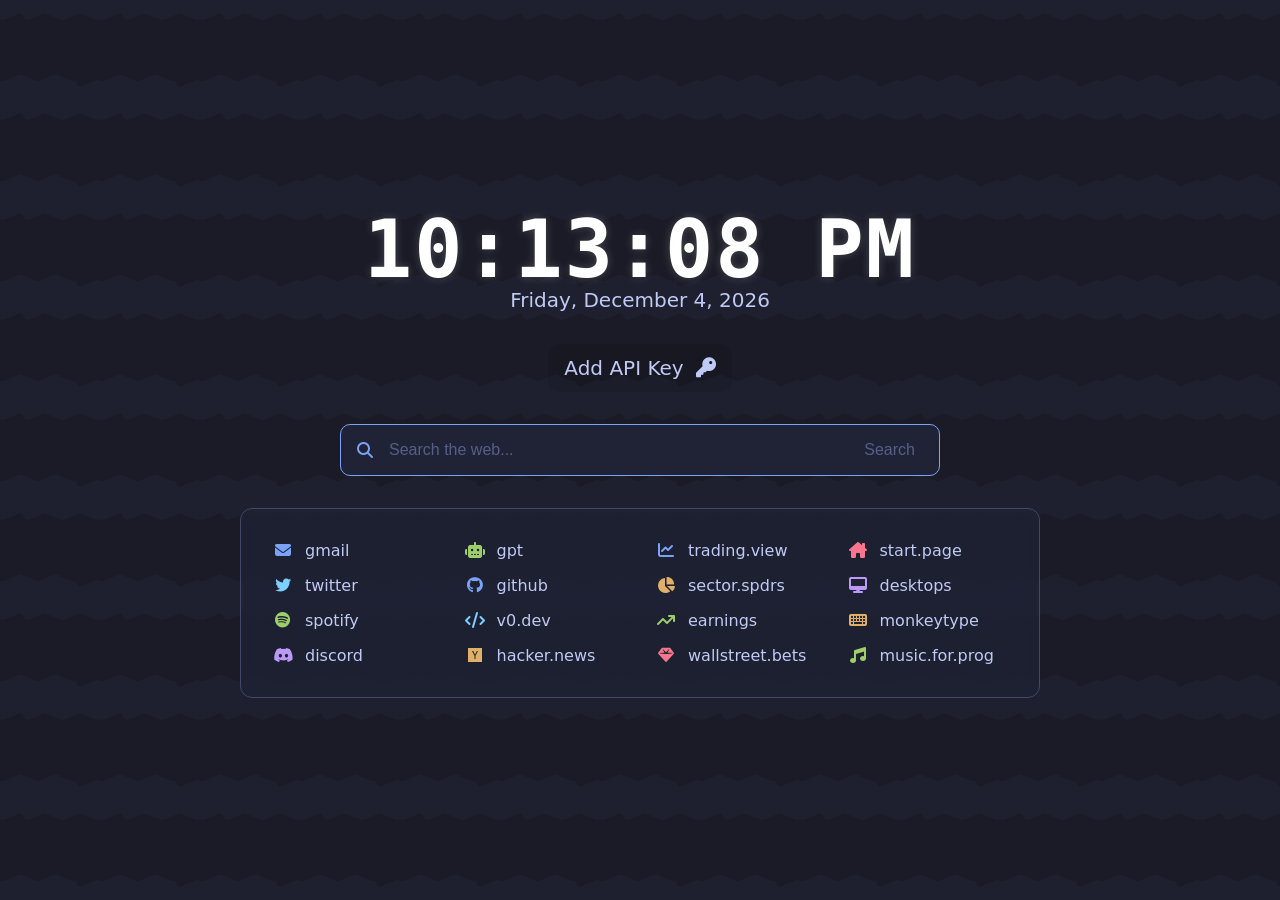
<file: startpage.html>
<!DOCTYPE html>
<html lang="en">
<head>
    <meta charset="UTF-8">
    <meta name="viewport" content="width=device-width, initial-scale=1.0">
    <title>Start Page</title>
    <!-- Font Awesome for Icons -->
    <link rel="stylesheet" href="https://cdnjs.cloudflare.com/ajax/libs/font-awesome/6.5.1/css/all.min.css">
    
    <style>
        /* --- General Setup & Variables --- */
        :root {
            --bg: #1a1b26;
            --fg: #c0caf5;
            --panel-bg: #1f2335;
            --panel-border: #414868;
            --accent-blue: #7aa2f7;
            --accent-cyan: #7dcfff;
            --accent-green: #9ece6a;
            --accent-yellow: #e0af68;
            --accent-pink: #f7768e;
            --accent-purple: #bb9af7;
            --white: #ffffff;
            --font-main: 'Segoe UI', 'Inter', system-ui, -apple-system, sans-serif;
            --font-mono: 'SF Mono', 'Fira Code', 'Cascadia Code', ui-monospace, monospace;
        }

        * { margin: 0; padding: 0; box-sizing: border-box; }

        body {
            font-family: var(--font-main);
            background-color: var(--bg);
            background-image: url("data:image/svg+xml,%3Csvg xmlns='http://www.w3.org/2000/svg' width='100' height='100' viewBox='0 0 100 100'%3E%3Cg fill='%2324283b' fill-opacity='0.4'%3E%3Cpath d='M22.5 13.9C20.9 13.3 19.2 13.3 17.6 13.9L4.9 19.3C3.3 19.9 1.6 19.9 0 19.3V0h100v19.3c-1.6 0.6-3.3 0.6-4.9 0l-12.7-5.4c-1.6-0.6-3.3-0.6-4.9 0L64.8 19.3c-1.6 0.6-3.3 0.6-4.9 0L47.2 13.9c-1.6-0.6-3.3-0.6-4.9 0l-12.7 5.4c-1.6 0.6-3.3 0.6-4.9 0L22.5 13.9zM77.5 86.1c1.6 0.6 3.3 0.6 4.9 0l12.7-5.4c1.6-0.6 3.3-0.6 4.9 0V100H0V80.7c1.6 0.6 3.3 0.6 4.9 0l12.7-5.4c1.6-0.6 3.3-0.6 4.9 0l12.7 5.4c1.6 0.6 3.3 0.6 4.9 0l12.7-5.4c1.6-0.6 3.3-0.6 4.9 0l12.7 5.4c1.6 0.6 3.3 0.6 4.9 0L77.5 86.1z'%3E%3C/path%3E%3C/g%3E%3C/svg%3E");
            color: var(--fg);
            display: flex;
            justify-content: center;
            align-items: center;
            min-height: 100vh;
            padding: 2rem;
        }

        .container { display: flex; flex-direction: column; align-items: center; gap: 2rem; max-width: 800px; width: 100%; }
        .time-container { text-align: center; }
        #clock { font-family: var(--font-mono); font-size: 5rem; font-weight: 700; color: var(--white); letter-spacing: 2px; text-shadow: 0 0 10px rgba(255, 255, 255, 0.2); }
        #date { font-size: 1.25rem; margin-top: -0.5rem; }
        .weather { display: flex; align-items: center; gap: 0.75rem; font-size: 1.25rem; background-color: rgba(0, 0, 0, 0.1); padding: 0.5rem 1rem; border-radius: 12px; min-height: 48px; }
        .search-container { width: 100%; max-width: 600px; }
        .search-container form { display: flex; align-items: center; background-color: var(--panel-bg); border-radius: 10px; padding: 0.5rem 1rem; border: 1px solid var(--panel-border); transition: border-color 0.2s; }
        .search-container form:focus-within { border-color: var(--accent-blue); }
        .search-container .fa-search { color: var(--accent-blue); font-size: 1rem; }
        .search-container input { flex-grow: 1; background: none; border: none; outline: none; color: var(--fg); font-size: 1rem; padding: 0.5rem; margin-left: 0.5rem; }
        .search-container input::placeholder { color: #565f89; }
        .search-container button { background: none; border: none; color: #565f89; font-size: 1rem; cursor: pointer; padding: 0.5rem; transition: color 0.2s; }
        .search-container button:hover { color: var(--fg); }
        .links-container { display: grid; grid-template-columns: repeat(4, 1fr); gap: 1.5rem 2rem; width: 100%; max-width: 800px; background-color: rgba(31, 35, 53, 0.7); backdrop-filter: blur(5px); padding: 2rem; border-radius: 12px; border: 1px solid var(--panel-border); }
        .links-column { display: flex; flex-direction: column; gap: 1rem; }
        .links-column a { color: var(--fg); text-decoration: none; font-size: 1rem; display: flex; align-items: center; gap: 0.75rem; transition: transform 0.2s ease, color 0.2s ease; }
        .links-column a:hover { transform: translateX(5px); color: var(--white); }
        .links-column a .fa-fw { width: 1.25em; text-align: center; }
        .link-cyan .fa-fw { color: var(--accent-cyan); } .link-green .fa-fw { color: var(--accent-green); } .link-blue .fa-fw { color: var(--accent-blue); } .link-yellow .fa-fw { color: var(--accent-yellow); } .link-pink .fa-fw { color: var(--accent-pink); } .link-purple .fa-fw { color: var(--accent-purple); }
        @media (max-width: 768px) { .links-container { grid-template-columns: repeat(2, 1fr); gap: 1rem; padding: 1.5rem; } #clock { font-size: 4rem; } #date, .weather { font-size: 1rem; } }
        @media (max-width: 480px) { .links-container { grid-template-columns: 1fr; } #clock { font-size: 3rem; } body { padding: 1rem; } }
    </style>
</head>
<body>

    <div class="container">
        <div class="time-container">
            <div id="clock"></div>
            <div id="date"></div>
        </div>
        <div class="weather" id="weather-container">Loading weather...</div>
        <div class="search-container">
            <form action="https://duckduckgo.com/" method="get" target="_blank">
                <i class="fas fa-search"></i>
                <input type="text" name="q" placeholder="Search the web..." autocomplete="off" autofocus>
                <button type="submit">Search</button>
            </form>
        </div>
        <div class="links-container">
            <div class="links-column">
                <a href="https://mail.google.com" class="link-blue"><i class="fas fa-envelope fa-fw"></i> gmail</a>
                <a href="https://twitter.com" class="link-cyan"><i class="fab fa-twitter fa-fw"></i> twitter</a>
                <a href="https://open.spotify.com" class="link-green"><i class="fab fa-spotify fa-fw"></i> spotify</a>
                <a href="https://discord.com/app" class="link-purple"><i class="fab fa-discord fa-fw"></i> discord</a>
            </div>
            <div class="links-column">
                <a href="https://chat.openai.com" class="link-green"><i class="fas fa-robot fa-fw"></i> gpt</a>
                <a href="https://github.com" class="link-blue"><i class="fab fa-github fa-fw"></i> github</a>
                <a href="https://v0.dev" class="link-cyan"><i class="fas fa-code fa-fw"></i> v0.dev</a>
                <a href="https://news.ycombinator.com" class="link-yellow"><i class="fab fa-hacker-news fa-fw"></i> hacker.news</a>
            </div>
            <div class="links-column">
                <a href="https://tradingview.com" class="link-blue"><i class="fas fa-chart-line fa-fw"></i> trading.view</a>
                <a href="https://www.ssga.com/us/en/intermediary/etfs/fund-finder" class="link-yellow"><i class="fas fa-chart-pie fa-fw"></i> sector.spdrs</a>
                <a href="https://www.earningswhispers.com/" class="link-green"><i class="fas fa-arrow-trend-up fa-fw"></i> earnings</a>
                <a href="https://www.reddit.com/r/wallstreetbets/" class="link-pink"><i class="fas fa-gem fa-fw"></i> wallstreet.bets</a>
            </div>
            <div class="links-column">
                <a href="#" class="link-pink"><i class="fas fa-house-chimney fa-fw"></i> start.page</a>
                <a href="https://www.reddit.com/r/desktops/" class="link-purple"><i class="fas fa-desktop fa-fw"></i> desktops</a>
                <a href="https://monkeytype.com/" class="link-yellow"><i class="fas fa-keyboard fa-fw"></i> monkeytype</a>
                <a href="https://open.spotify.com/playlist/37i9dQZF1DWXLeA8AabcSj" class="link-green"><i class="fas fa-music fa-fw"></i> music.for.prog</a>
            </div>
        </div>
    </div>

    <script>
        // ▼▼▼ PASTE YOUR TOMORROW.IO API KEY HERE ▼▼▼
        const TOMORROW_API_KEY = 'YOUR_API_KEY_HERE';
        // ▲▲▲▲▲▲▲▲▲▲▲▲▲▲▲▲▲▲▲▲▲▲▲▲▲▲▲▲▲▲▲▲▲▲▲▲▲▲▲

        // --- Clock and Date ---
        function updateTime() {
            const now = new Date();
            const timeOptions = { hour: '2-digit', minute: '2-digit', second: '2-digit', hour12: true };
            document.getElementById('clock').textContent = now.toLocaleTimeString('en-US', timeOptions);
            const dateOptions = { weekday: 'long', year: 'numeric', month: 'long', day: 'numeric' };
            document.getElementById('date').textContent = now.toLocaleDateString('en-US', dateOptions);
        }
        updateTime();
        setInterval(updateTime, 1000);

        // --- Weather using Tomorrow.io ---
        function getWeather() {
            if (!TOMORROW_API_KEY || TOMORROW_API_KEY === 'YOUR_API_KEY_HERE') {
                document.getElementById('weather-container').innerHTML = 'Add API Key <i class="fas fa-key"></i>';
                return;
            }
            if (!navigator.geolocation) {
                document.getElementById('weather-container').textContent = 'Geolocation not supported.';
                return;
            }

            navigator.geolocation.getCurrentPosition(
                (position) => {
                    const lat = position.coords.latitude;
                    const lon = position.coords.longitude;
                    const apiUrl = `https://api.tomorrow.io/v4/weather/realtime?location=${lat},${lon}&units=metric&apikey=${TOMORROW_API_KEY}`;

                    fetch(apiUrl)
                        .then(response => response.json())
                        .then(data => {
                            if (data.code) { // Tomorrow.io returns an error object with a "code" property
                                throw new Error(`API Error (${data.code}): ${data.message}`);
                            }
                            const temp = Math.round(data.data.values.temperature);
                            const weatherCode = data.data.values.weatherCode;
                            const { icon, description } = getWeatherInfo(weatherCode);
                            document.getElementById('weather-container').innerHTML = `${temp}°C ${description} <i class="fas ${icon}"></i>`;
                        })
                        .catch(error => {
                            console.error('Error fetching weather data:', error);
                            document.getElementById('weather-container').textContent = 'Could not fetch weather.';
                        });
                },
                (error) => {
                     document.getElementById('weather-container').textContent = 'Unable to retrieve location.';
                     console.error('Geolocation error:', error);
                }
            );
        }

        function getWeatherInfo(code) {
            // Mapping from Tomorrow.io weather codes to descriptions and Font Awesome icons
            const weatherMap = {
                1000: { icon: "fa-sun", description: "Clear" },
                1100: { icon: "fa-sun", description: "Mostly Clear" },
                1101: { icon: "fa-cloud-sun", description: "Partly Cloudy" },
                1102: { icon: "fa-cloud", description: "Mostly Cloudy" },
                1001: { icon: "fa-cloud", description: "Cloudy" },
                2000: { icon: "fa-smog", description: "Fog" },
                2100: { icon: "fa-smog", description: "Light Fog" },
                4000: { icon: "fa-cloud-rain", description: "Drizzle" },
                4001: { icon: "fa-cloud-rain", description: "Rain" },
                4200: { icon: "fa-cloud-showers-heavy", description: "Light Rain" },
                4201: { icon: "fa-cloud-showers-heavy", description: "Heavy Rain" },
                5000: { icon: "fa-snowflake", description: "Snow" },
                5001: { icon: "fa-snowflake", description: "Flurries" },
                5100: { icon: "fa-snowflake", description: "Light Snow" },
                5101: { icon: "fa-snowflake", description: "Heavy Snow" },
                6000: { icon: "fa-icicles", description: "Freezing Drizzle" },
                6001: { icon: "fa-icicles", description: "Freezing Rain" },
                6200: { icon: "fa-icicles", description: "Light Freezing Rain" },
                6201: { icon: "fa-icicles", description: "Heavy Freezing Rain" },
                7000: { icon: "fa-smog", description: "Ice Pellets" },
                7101: { icon: "fa-smog", description: "Heavy Ice Pellets" },
                7102: { icon: "fa-smog", description: "Light Ice Pellets" },
                8000: { icon: "fa-cloud-bolt", description: "Thunderstorm" },
            };
            return weatherMap[code] || { icon: "fa-question-circle", description: "Unknown" };
        }
        
        // Fetch weather on page load
        getWeather();
    </script>
</body>
</html>
</file>
